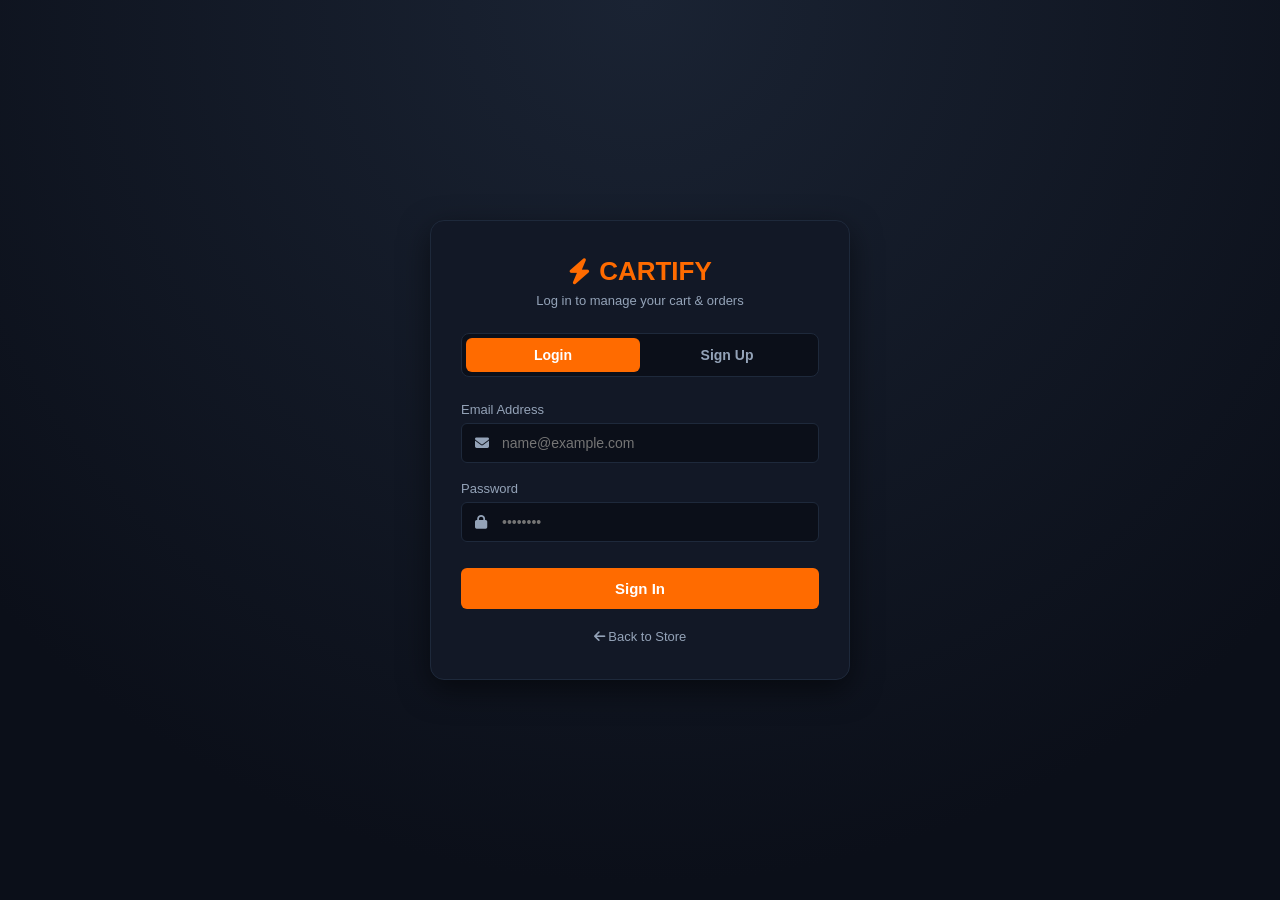
<file: Frontend/auth.html>
<!DOCTYPE html>
<html lang="en">
<head>
  <meta charset="UTF-8" />
  <meta name="viewport" content="width=device-width, initial-scale=1.0" />
  <title>Cartify | Account Access</title>
  <link rel="stylesheet" href="https://cdnjs.cloudflare.com/ajax/libs/font-awesome/6.4.0/css/all.min.css" />
  <style>
    :root {
      --bg-main: #0b0f19;
      --bg-card: #121826;
      --accent-orange: #ff6b00;
      --accent-orange-hover: #e05e00;
      --text-white: #ffffff;
      --text-gray: #94a3b8;
      --border-color: #1e293b;
    }

    * { margin: 0; padding: 0; box-sizing: border-box; font-family: 'Segoe UI', Tahoma, Geneva, Verdana, sans-serif; }
    body {
      background-color: var(--bg-main);
      color: var(--text-white);
      min-height: 100vh;
      display: flex;
      flex-direction: column;
      justify-content: center;
      align-items: center;
      background: radial-gradient(circle at top, #1a2333 0%, #0b0f19 80%);
      padding: 20px;
    }

    .auth-card {
      background: var(--bg-card);
      border: 1px solid var(--border-color);
      border-radius: 14px;
      padding: 35px 30px;
      width: 100%;
      max-width: 420px;
      box-shadow: 0 10px 30px rgba(0, 0, 0, 0.5);
    }

    .brand-header {
      text-align: center;
      margin-bottom: 25px;
    }

    .brand-header a {
      font-size: 26px;
      font-weight: 800;
      color: var(--accent-orange);
      text-decoration: none;
      display: inline-flex;
      align-items: center;
      gap: 8px;
    }

    .brand-header p {
      color: var(--text-gray);
      font-size: 13px;
      margin-top: 6px;
    }

    .tab-switch {
      display: flex;
      background: #0b0f19;
      border-radius: 8px;
      padding: 4px;
      margin-bottom: 25px;
      border: 1px solid var(--border-color);
    }

    .tab-btn {
      flex: 1;
      padding: 9px;
      border: none;
      background: transparent;
      color: var(--text-gray);
      font-weight: 600;
      font-size: 14px;
      cursor: pointer;
      border-radius: 6px;
      transition: 0.2s;
    }

    .tab-btn.active {
      background: var(--accent-orange);
      color: #fff;
    }

    .form-group {
      margin-bottom: 18px;
    }

    .form-group label {
      display: block;
      font-size: 13px;
      color: var(--text-gray);
      margin-bottom: 6px;
    }

    .input-wrapper {
      position: relative;
      display: flex;
      align-items: center;
    }

    .input-wrapper i {
      position: absolute;
      left: 14px;
      color: var(--text-gray);
      font-size: 14px;
    }

    .input-wrapper input {
      width: 100%;
      padding: 11px 14px 11px 40px;
      background: #0b0f19;
      border: 1px solid var(--border-color);
      border-radius: 6px;
      color: #fff;
      font-size: 14px;
      outline: none;
      transition: 0.2s;
    }

    .input-wrapper input:focus {
      border-color: var(--accent-orange);
    }

    .btn-submit {
      width: 100%;
      padding: 12px;
      background: var(--accent-orange);
      border: none;
      border-radius: 6px;
      color: #fff;
      font-size: 15px;
      font-weight: 700;
      cursor: pointer;
      margin-top: 8px;
      transition: 0.2s;
    }

    .btn-submit:hover {
      background: var(--accent-orange-hover);
    }

    .status-msg {
      margin-top: 15px;
      font-size: 13px;
      text-align: center;
      display: none;
    }

    .back-home {
      display: block;
      text-align: center;
      margin-top: 20px;
      color: var(--text-gray);
      text-decoration: none;
      font-size: 13px;
      transition: 0.2s;
    }

    .back-home:hover {
      color: var(--accent-orange);
    }
  </style>
</head>
<body>

  <div class="auth-card">
    <div class="brand-header">
      <a href="index.html"><i class="fa-solid fa-bolt"></i> CARTIFY</a>
      <p id="subHeader">Log in to manage your cart & orders</p>
    </div>

    <div class="tab-switch">
      <button class="tab-btn active" id="loginTab" onclick="setAuthMode('login')">Login</button>
      <button class="tab-btn" id="signupTab" onclick="setAuthMode('signup')">Sign Up</button>
    </div>

    <form id="authForm" onsubmit="handleAuth(event)">
      <div class="form-group">
        <label>Email Address</label>
        <div class="input-wrapper">
          <i class="fa-solid fa-envelope"></i>
          <input type="email" id="email" placeholder="name@example.com" required />
        </div>
      </div>

      <div class="form-group">
        <label>Password</label>
        <div class="input-wrapper">
          <i class="fa-solid fa-lock"></i>
          <input type="password" id="password" placeholder="••••••••" required />
        </div>
      </div>

      <button type="submit" class="btn-submit" id="submitBtn">Sign In</button>
      <div class="status-msg" id="statusMsg"></div>
    </form>

    <a href="index.html" class="back-home"><i class="fa-solid fa-arrow-left"></i> Back to Store</a>
  </div>

  <script>
    let mode = 'login';

    function setAuthMode(newMode) {
      mode = newMode;
      const statusMsg = document.getElementById('statusMsg');
      statusMsg.style.display = 'none';

      if (mode === 'login') {
        document.getElementById('loginTab').classList.add('active');
        document.getElementById('signupTab').classList.remove('active');
        document.getElementById('submitBtn').innerText = 'Sign In';
        document.getElementById('subHeader').innerText = 'Log in to manage your cart & orders';
      } else {
        document.getElementById('signupTab').classList.add('active');
        document.getElementById('loginTab').classList.remove('active');
        document.getElementById('submitBtn').innerText = 'Create Account';
        document.getElementById('subHeader').innerText = 'Join Cartify for premium deals';
      }
    }

    async function handleAuth(e) {
      e.preventDefault();
      const email = document.getElementById('email').value.trim();
      const password = document.getElementById('password').value;
      const statusMsg = document.getElementById('statusMsg');
      const submitBtn = document.getElementById('submitBtn');

      statusMsg.style.display = 'block';
      statusMsg.style.color = 'var(--text-gray)';
      statusMsg.innerText = 'Connecting...';
      submitBtn.disabled = true;

      const endpoint = mode === 'login' ? '/api/auth/login' : '/api/auth/signup';

      try {
        const res = await fetch(`http://127.0.0.1:8000${endpoint}`, {
          method: 'POST',
          headers: { 'Content-Type': 'application/json' },
          body: JSON.stringify({ email, password })
        });

        const data = await res.json();

        if (res.ok) {
          if (mode === 'login') {
            localStorage.setItem('token', data.access_token);
            localStorage.setItem('user_email', email);
            statusMsg.style.color = '#10b981';
            statusMsg.innerText = '✅ Login successful! Redirecting...';
            setTimeout(() => {
              window.location.href = 'index.html';
            }, 1000);
          } else {
            statusMsg.style.color = '#10b981';
            statusMsg.innerText = '✅ Account created! Switching to login...';
            setTimeout(() => {
              setAuthMode('login');
              submitBtn.disabled = false;
            }, 1500);
          }
        } else {
          statusMsg.style.color = '#ef4444';
          statusMsg.innerText = data.detail || 'Authentication failed.';
          submitBtn.disabled = false;
        }
      } catch (err) {
        statusMsg.style.color = '#ef4444';
        statusMsg.innerText = '❌ Backend connection error. Ensure server is running.';
        submitBtn.disabled = false;
      }
    }
  </script>
</body>
</html>
</file>
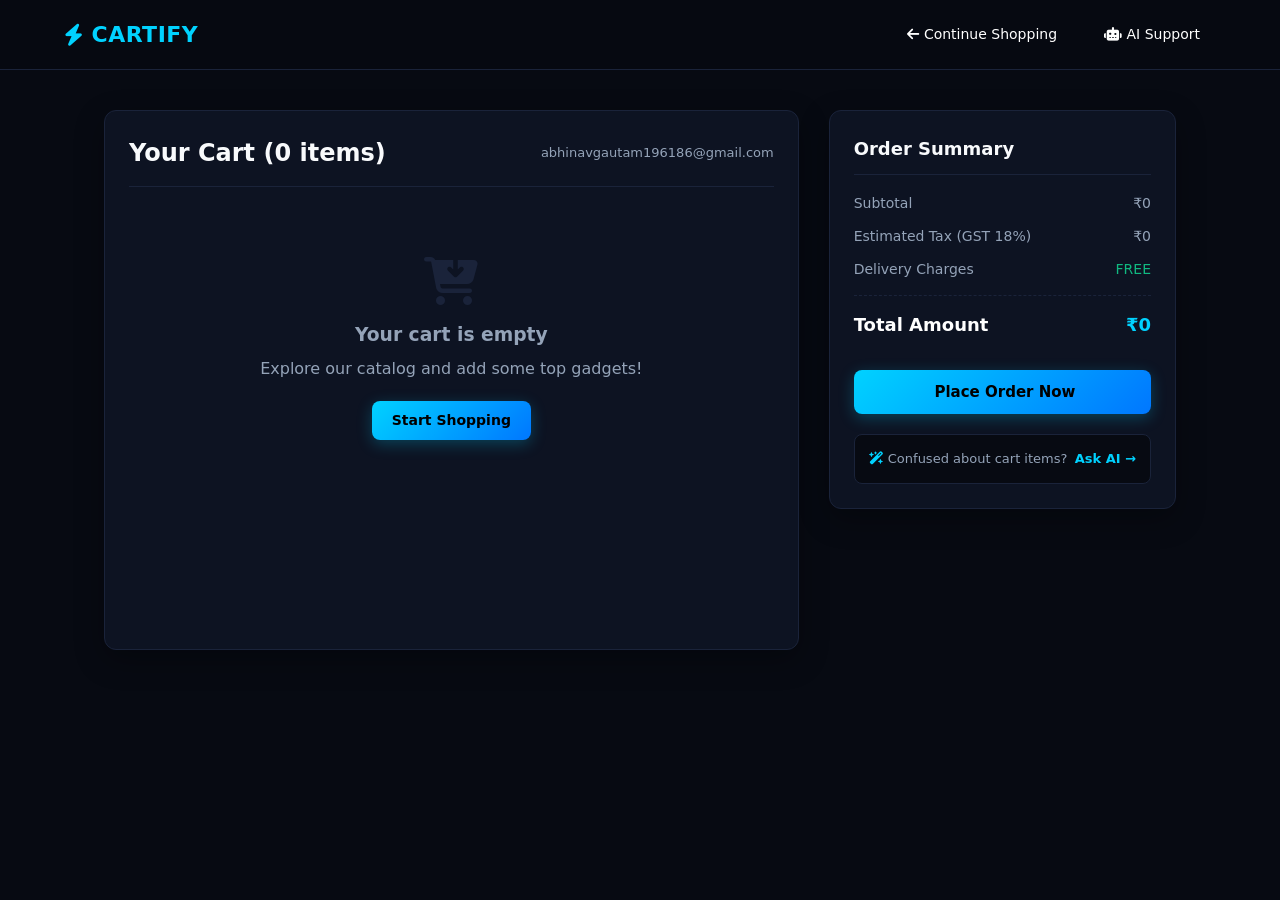
<file: Frontend/cart.html>
<!DOCTYPE html>
<html lang="en">
<head>
  <meta charset="UTF-8" />
  <meta name="viewport" content="width=device-width, initial-scale=1.0" />
  <title>Cartify | Shopping Cart</title>
  <link rel="stylesheet" href="https://cdnjs.cloudflare.com/ajax/libs/font-awesome/6.4.0/css/all.min.css" />
  <link rel="stylesheet" href="Css/style.css" />
  <style>
    .cart-container {
      max-width: 1200px;
      margin: 40px auto;
      padding: 0 5%;
      display: grid;
      grid-template-columns: 2fr 1fr;
      gap: 30px;
      min-height: 60vh;
    }

    .cart-items-card, .summary-card {
      background: var(--bg-card);
      border: 1px solid var(--border-color);
      border-radius: 12px;
      padding: 24px;
      box-shadow: 0 10px 30px rgba(0,0,0,0.3);
    }

    .cart-header {
      display: flex;
      justify-content: space-between;
      align-items: center;
      border-bottom: 1px solid var(--border-color);
      padding-bottom: 15px;
      margin-bottom: 20px;
    }

    .cart-item {
      display: flex;
      align-items: center;
      gap: 20px;
      padding: 16px 0;
      border-bottom: 1px solid #162033;
    }

    .cart-item-img {
      width: 90px;
      height: 90px;
      object-fit: contain;
      background: #fff;
      border-radius: 8px;
      padding: 8px;
    }

    .cart-item-details {
      flex: 1;
    }

    .cart-item-title {
      font-size: 16px;
      font-weight: 600;
      color: #fff;
      margin-bottom: 4px;
    }

    .cart-item-category {
      font-size: 11px;
      text-transform: uppercase;
      color: var(--accent-orange);
      font-weight: 700;
      margin-bottom: 6px;
    }

    .cart-item-price {
      font-size: 16px;
      font-weight: 700;
      color: #fff;
    }

    .cart-item-actions {
      display: flex;
      align-items: center;
      gap: 15px;
    }

    .btn-remove {
      background: transparent;
      border: 1px solid #ef4444;
      color: #ef4444;
      padding: 6px 12px;
      border-radius: 6px;
      cursor: pointer;
      font-size: 12px;
      font-weight: 600;
      transition: 0.2s;
    }

    .btn-remove:hover {
      background: #ef4444;
      color: #fff;
    }

    /* SUMMARY STYLES */
    .summary-title {
      font-size: 18px;
      font-weight: 700;
      border-bottom: 1px solid var(--border-color);
      padding-bottom: 12px;
      margin-bottom: 18px;
    }

    .summary-row {
      display: flex;
      justify-content: space-between;
      margin-bottom: 12px;
      font-size: 14px;
      color: var(--text-gray);
    }

    .summary-row.total {
      border-top: 1px dashed var(--border-color);
      padding-top: 15px;
      margin-top: 15px;
      font-size: 18px;
      font-weight: 800;
      color: #fff;
    }

    .btn-checkout {
      width: 100%;
      padding: 13px;
      background: linear-gradient(135deg, var(--accent-orange), #0077ff);
      border: none;
      border-radius: 8px;
      color: #000;
      font-size: 15px;
      font-weight: 800;
      cursor: pointer;
      margin-top: 20px;
      box-shadow: 0 4px 15px var(--accent-glow);
      transition: 0.2s;
    }

    .btn-checkout:hover {
      transform: translateY(-2px);
      box-shadow: 0 6px 20px var(--accent-glow);
    }

    .ai-assistant-banner {
      margin-top: 20px;
      padding: 14px;
      background: #070a12;
      border: 1px solid var(--border-color);
      border-radius: 8px;
      display: flex;
      align-items: center;
      justify-content: space-between;
    }

    .ai-assistant-banner span {
      font-size: 13px;
      color: var(--text-gray);
    }

    .ai-banner-btn {
      color: var(--accent-orange);
      text-decoration: none;
      font-size: 13px;
      font-weight: bold;
    }

    .empty-cart-view {
      text-align: center;
      padding: 50px 20px;
      color: var(--text-gray);
    }

    .empty-cart-view i {
      font-size: 48px;
      color: var(--border-color);
      margin-bottom: 16px;
    }

    @media (max-width: 850px) {
      .cart-container { grid-template-columns: 1fr; }
    }
  </style>
</head>
<body>

  <!-- NAVBAR -->
  <nav class="navbar">
    <a href="index.html" class="brand"><i class="fa-solid fa-bolt"></i> CARTIFY</a>
    <div class="nav-actions">
      <a href="index.html" class="btn-login"><i class="fa-solid fa-arrow-left"></i> Continue Shopping</a>
      <a href="ai-support.html" class="btn-login"><i class="fa-solid fa-robot"></i> AI Support</a>
    </div>
  </nav>

  <!-- CART CONTENT -->
  <div class="cart-container">
    
    <!-- LEFT: ITEMS LIST -->
    <div class="cart-items-card">
      <div class="cart-header">
        <h2>Your Cart (<span id="cart-item-count">0</span> items)</h2>
        <span style="font-size: 13px; color: var(--text-gray);" id="user-display-email"></span>
      </div>

      <div id="cart-items-container">
        <!-- Rendered by JS -->
      </div>
    </div>

    <!-- RIGHT: ORDER SUMMARY -->
    <div>
      <div class="summary-card">
        <h3 class="summary-title">Order Summary</h3>
        
        <div class="summary-row">
          <span>Subtotal</span>
          <span id="summary-subtotal">₹0</span>
        </div>
        <div class="summary-row">
          <span>Estimated Tax (GST 18%)</span>
          <span id="summary-tax">₹0</span>
        </div>
        <div class="summary-row">
          <span>Delivery Charges</span>
          <span style="color: var(--green-discount);">FREE</span>
        </div>
        
        <div class="summary-row total">
          <span>Total Amount</span>
          <span id="summary-total" style="color: var(--accent-orange);">₹0</span>
        </div>

        <button class="btn-checkout" onclick="placeOrder()">
          <i class="fa-solid fa-shield-check"></i> Place Order Now
        </button>

        <div class="ai-assistant-banner">
          <span><i class="fa-solid fa-wand-magic-sparkles" style="color: var(--accent-orange);"></i> Confused about cart items?</span>
          <a href="ai-support.html" class="ai-banner-btn">Ask AI &rarr;</a>
        </div>
      </div>
    </div>

  </div>

  <script>
    const userEmail = localStorage.getItem('user_email') || 'abhinavgautam196186@gmail.com';
    document.getElementById('user-display-email').innerText = userEmail;

    async function loadCart() {
      try {
        const res = await fetch(`http://127.0.0.1:8000/api/cart?email=${encodeURIComponent(userEmail)}`);
        if (!res.ok) throw new Error("Failed to load cart");
        const cartData = await res.json();
        renderCart(cartData.items || cartData);
      } catch (err) {
        console.error("Cart fetch error:", err);
        showEmptyCart();
      }
    }

    function renderCart(items) {
      const container = document.getElementById('cart-items-container');
      const countLabel = document.getElementById('cart-item-count');
      
      if (!items || items.length === 0) {
        showEmptyCart();
        return;
      }

      countLabel.innerText = items.length;
      container.innerHTML = '';

      let subtotal = 0;

      items.forEach(item => {
        const prod = item.product || item;
        const price = prod.price || 0;
        subtotal += price;

        const row = document.createElement('div');
        row.className = 'cart-item';
        row.innerHTML = `
          <img src="${prod.image || 'https://via.placeholder.com/100'}" class="cart-item-img" alt="${prod.name}" />
          <div class="cart-item-details">
            <div class="cart-item-category">${prod.category || 'Tech'}</div>
            <div class="cart-item-title">${prod.name}</div>
            <div class="cart-item-price">₹${price.toLocaleString('en-IN')}</div>
          </div>
          <div class="cart-item-actions">
            <button class="btn-remove" onclick="removeItem(${item.id || prod.id})">
              <i class="fa-solid fa-trash"></i> Remove
            </button>
          </div>
        `;
        container.appendChild(row);
      });

      updateSummary(subtotal);
    }

    function updateSummary(subtotal) {
      const tax = Math.round(subtotal * 0.18);
      const total = subtotal + tax;

      document.getElementById('summary-subtotal').innerText = '₹' + subtotal.toLocaleString('en-IN');
      document.getElementById('summary-tax').innerText = '₹' + tax.toLocaleString('en-IN');
      document.getElementById('summary-total').innerText = '₹' + total.toLocaleString('en-IN');
    }

    function showEmptyCart() {
      document.getElementById('cart-item-count').innerText = '0';
      document.getElementById('cart-items-container').innerHTML = `
        <div class="empty-cart-view">
          <i class="fa-solid fa-cart-arrow-down"></i>
          <h3>Your cart is empty</h3>
          <p style="margin-top: 8px;">Explore our catalog and add some top gadgets!</p>
          <a href="index.html" class="btn-register" style="display:inline-block; margin-top:20px;">Start Shopping</a>
        </div>
      `;
      updateSummary(0);
    }

    async function removeItem(itemId) {
      try {
        const res = await fetch(`http://127.0.0.1:8000/api/cart/${itemId}?email=${encodeURIComponent(userEmail)}`, {
          method: 'DELETE'
        });
        loadCart();
      } catch (e) {
        alert("Failed to remove item.");
      }
    }

    async function placeOrder() {
      try {
        const res = await fetch(`http://127.0.0.1:8000/api/cart/order?email=${encodeURIComponent(userEmail)}`, {
          method: 'POST'
        });
        alert('🎉 Order Placed Successfully! Cart marked as ordered.');
        window.location.href = 'index.html';
      } catch (e) {
        alert('Order placed successfully!');
        window.location.href = 'index.html';
      }
    }

    loadCart();
  </script>
</body>
</html>
</file>
<file: Frontend/Css/style.css>
:root {
  --bg-main: #070a12;
  --bg-card: #0d1322;
  --bg-card-hover: #131b30;
  
  /* Modern Electric Cyan Theme */
  --accent-orange: #00d2ff;
  --accent-orange-hover: #00a8cc;
  --accent-glow: rgba(0, 210, 255, 0.25);
  
  --text-white: #f8fafc;
  --text-gray: #94a3b8;
  --border-color: #1a233a;
  --green-discount: #10b981;
  --star-color: #fbbf24;
}

* {
  margin: 0;
  padding: 0;
  box-sizing: border-box;
  font-family: 'Segoe UI', system-ui, -apple-system, sans-serif;
}

body {
  background-color: var(--bg-main);
  color: var(--text-white);
  line-height: 1.5;
}

/* NAVBAR */
.navbar {
  display: flex;
  align-items: center;
  justify-content: space-between;
  padding: 16px 5%;
  background-color: rgba(7, 10, 18, 0.95);
  backdrop-filter: blur(10px);
  border-bottom: 1px solid var(--border-color);
  position: sticky;
  top: 0;
  z-index: 100;
}

.brand {
  font-size: 22px;
  font-weight: 800;
  color: var(--accent-orange);
  display: flex;
  align-items: center;
  gap: 8px;
  text-decoration: none;
  letter-spacing: 0.5px;
}

.search-bar {
  display: flex;
  width: 45%;
}

.search-bar input {
  width: 100%;
  padding: 11px 16px;
  border: 1px solid var(--border-color);
  background: #0d1322;
  border-radius: 8px 0 0 8px;
  color: #fff;
  outline: none;
  font-size: 14px;
  transition: border-color 0.2s;
}

.search-bar input:focus {
  border-color: var(--accent-orange);
}

.search-bar button {
  padding: 11px 22px;
  background: linear-gradient(135deg, var(--accent-orange), #0084ff);
  border: none;
  color: #000;
  border-radius: 0 8px 8px 0;
  cursor: pointer;
  font-weight: bold;
}

.nav-actions {
  display: flex;
  align-items: center;
  gap: 15px;
}

.btn-login {
  color: #fff;
  text-decoration: none;
  padding: 8px 16px;
  border-radius: 6px;
  font-size: 14px;
  transition: 0.2s;
}

.btn-login:hover {
  color: var(--accent-orange);
}

.btn-register {
  background: linear-gradient(135deg, var(--accent-orange), #0077ff);
  color: #000;
  text-decoration: none;
  padding: 9px 20px;
  border-radius: 8px;
  font-weight: 700;
  font-size: 14px;
  box-shadow: 0 4px 15px var(--accent-glow);
  transition: 0.2s;
  display: inline-flex;
  align-items: center;
  justify-content: center;
}

.btn-register:hover {
  transform: translateY(-1px);
  box-shadow: 0 6px 20px var(--accent-glow);
}

.cart-btn {
  color: #fff;
  font-size: 20px;
  position: relative;
  text-decoration: none;
  margin-left: 10px;
  transition: 0.2s;
}

.cart-btn:hover {
  color: var(--accent-orange);
}

.cart-badge {
  position: absolute;
  top: -8px;
  right: -10px;
  background: var(--accent-orange);
  color: #000;
  font-size: 11px;
  padding: 2px 6px;
  border-radius: 50%;
  font-weight: 800;
}

/* HERO SECTION */
.hero {
  padding: 55px 5%;
  background: radial-gradient(circle at 80% 20%, #102142 0%, #070a12 65%);
  border-bottom: 1px solid var(--border-color);
}

.hero-text h1 {
  font-size: 42px;
  font-weight: 800;
  margin-bottom: 12px;
  letter-spacing: -0.5px;
}

.hero-text h1 span {
 background-clip: text;
-webkit-background-clip: text;
-webkit-text-fill-color: transparent;
}

.hero-text p {
  color: var(--text-gray);
  font-size: 16px;
  max-width: 620px;
  margin-bottom: 24px;
}

.hero-stats {
  display: flex;
  gap: 32px;
  margin-bottom: 26px;
}

.stat-item h3 {
  font-size: 24px;
  color: var(--accent-orange);
  font-weight: 800;
}

.stat-item p {
  font-size: 12px;
  color: var(--text-gray);
  letter-spacing: 0.5px;
}

.btn-cta {
  display: inline-flex;
  align-items: center;
  gap: 8px;
  background: linear-gradient(135deg, var(--accent-orange), #0077ff);
  color: #000;
  padding: 12px 26px;
  border-radius: 8px;
  text-decoration: none;
  font-weight: 700;
  box-shadow: 0 4px 15px var(--accent-glow);
  transition: 0.2s;
}

.btn-cta:hover {
  transform: translateY(-2px);
  box-shadow: 0 6px 20px var(--accent-glow);
}

/* CATEGORIES */
.categories-section {
  padding: 35px 5% 10px;
}

.section-title {
  font-size: 22px;
  font-weight: 700;
  margin-bottom: 18px;
  letter-spacing: -0.3px;
}

.category-grid {
  display: grid;
  grid-template-columns: repeat(auto-fit, minmax(135px, 1fr));
  gap: 16px;
}

.category-card {
  background: var(--bg-card);
  border: 1px solid var(--border-color);
  border-radius: 10px;
  padding: 18px 14px;
  text-align: center;
  cursor: pointer;
  transition: 0.25s ease;
}

.category-card:hover, .category-card.active {
  border-color: var(--accent-orange);
  background: var(--bg-card-hover);
  box-shadow: 0 4px 20px var(--accent-glow);
  transform: translateY(-3px);
}

.category-card i {
  font-size: 24px;
  color: var(--accent-orange);
  margin-bottom: 8px;
}

.category-card p {
  font-size: 13px;
  font-weight: 600;
}

/* PRODUCT GRID */
.products-section {
  padding: 35px 5%;
}

.products-grid {
  display: grid;
  grid-template-columns: repeat(auto-fill, minmax(230px, 1fr));
  gap: 22px;
}

.product-card {
  background: var(--bg-card);
  border: 1px solid var(--border-color);
  border-radius: 12px;
  padding: 16px;
  display: flex;
  flex-direction: column;
  justify-content: space-between;
  transition: 0.25s ease;
  cursor: pointer;
}

.product-card:hover {
  background: var(--bg-card-hover);
  border-color: rgba(0, 210, 255, 0.4);
  transform: translateY(-5px);
  box-shadow: 0 10px 25px rgba(0, 0, 0, 0.4);
}

.product-img {
  width: 100%;
  height: 180px;
  object-fit: contain;
  background: #ffffff;
  border-radius: 8px;
  padding: 12px;
  margin-bottom: 12px;
}

.prod-category {
  font-size: 11px;
  text-transform: uppercase;
  color: var(--accent-orange);
  font-weight: 700;
  letter-spacing: 0.5px;
  margin-bottom: 4px;
}

.prod-title {
  font-size: 15px;
  font-weight: 600;
  color: #fff;
  margin-bottom: 6px;
  height: 42px;
  overflow: hidden;
}

.prod-rating {
  color: var(--star-color);
  font-size: 12px;
  margin-bottom: 8px;
}

.price-row {
  display: flex;
  align-items: baseline;
  gap: 8px;
  margin-bottom: 14px;
}

.curr-price {
  font-size: 19px;
  font-weight: 800;
  color: #fff;
}

.mrp-price {
  font-size: 12px;
  color: var(--text-gray);
  text-decoration: line-through;
}

.discount-tag {
  font-size: 11px;
  color: var(--green-discount);
  font-weight: 700;
  background: rgba(16, 185, 129, 0.1);
  padding: 2px 6px;
  border-radius: 4px;
}

.btn-add-cart {
  width: 100%;
  padding: 11px;
  background: transparent;
  border: 1px solid var(--accent-orange);
  color: var(--accent-orange);
  border-radius: 8px;
  font-weight: 700;
  font-size: 13px;
  cursor: pointer;
  transition: 0.2s;
  display: flex;
  align-items: center;
  justify-content: center;
  gap: 6px;
}

.btn-add-cart:hover {
  background: linear-gradient(135deg, var(--accent-orange), #0077ff);
  color: #000;
  border-color: transparent;
  box-shadow: 0 4px 15px var(--accent-glow);
}

/* MODAL */
.modal {
  display: none;
  position: fixed;
  inset: 0;
  background: rgba(4, 7, 13, 0.85);
  backdrop-filter: blur(8px);
  z-index: 200;
  align-items: center;
  justify-content: center;
}

.modal-content {
  background: #0d1322;
  width: 90%;
  max-width: 650px;
  border-radius: 14px;
  padding: 26px;
  position: relative;
  border: 1px solid var(--border-color);
  box-shadow: 0 20px 40px rgba(0, 0, 0, 0.6);
}

.close-modal {
  position: absolute;
  top: 15px;
  right: 18px;
  font-size: 26px;
  cursor: pointer;
  color: var(--text-gray);
  transition: 0.2s;
}

.close-modal:hover {
  color: #fff;
}

.modal-body {
  display: flex;
  gap: 22px;
}

.modal-img {
  width: 210px;
  height: 210px;
  object-fit: contain;
  background: #fff;
  border-radius: 10px;
  padding: 12px;
}

.modal-info {
  flex: 1;
}

.modal-desc {
  color: var(--text-gray);
  font-size: 13px;
  margin-bottom: 16px;
  line-height: 1.6;
}

.feedback-box {
  background: #070a12;
  border: 1px solid var(--border-color);
  padding: 12px 14px;
  border-radius: 8px;
  margin-bottom: 18px;
}

.feedback-box h4 {
  font-size: 13px;
  margin-bottom: 4px;
  color: #fff;
}

.feedback-item {
  font-size: 12px;
  color: var(--text-gray);
}

.feedback-user {
  color: var(--accent-orange);
  font-weight: 700;
}

.modal-actions {
  display: flex;
  gap: 12px;
}

.btn-ai-chat {
  background: #141c2e;
  color: #fff;
  border-radius: 8px;
  font-weight: 600;
  font-size: 14px;
  border: 1px solid var(--border-color);
  display: inline-flex;
  align-items: center;
  gap: 6px;
  transition: 0.2s;
}

.btn-ai-chat:hover {
  border-color: var(--accent-orange);
  color: var(--accent-orange);
}

/* FOOTER */
footer {
  background: #05070d;
  padding: 45px 5% 25px;
  border-top: 1px solid var(--border-color);
  margin-top: 60px;
}

.footer-grid {
  display: grid;
  grid-template-columns: 2fr 1fr 1fr 1fr;
  gap: 30px;
  margin-bottom: 35px;
}

.footer-col h4 {
  font-size: 15px;
  color: #fff;
  margin-bottom: 16px;
  font-weight: 700;
}

.footer-col ul {
  list-style: none;
}

.footer-col ul li {
  margin-bottom: 9px;
}

.footer-col ul li a {
  color: var(--text-gray);
  text-decoration: none;
  font-size: 13px;
  transition: 0.2s;
}

.footer-col ul li a:hover {
  color: var(--accent-orange);
}

.footer-bottom {
  text-align: center;
  color: var(--text-gray);
  font-size: 12px;
  padding-top: 22px;
  border-top: 1px solid #101626;
}

@media (max-width: 768px) {
  .search-bar { display: none; }
  .modal-body { flex-direction: column; }
  .modal-img { width: 100%; }
  .footer-grid { grid-template-columns: 1fr; }
}
</file>
